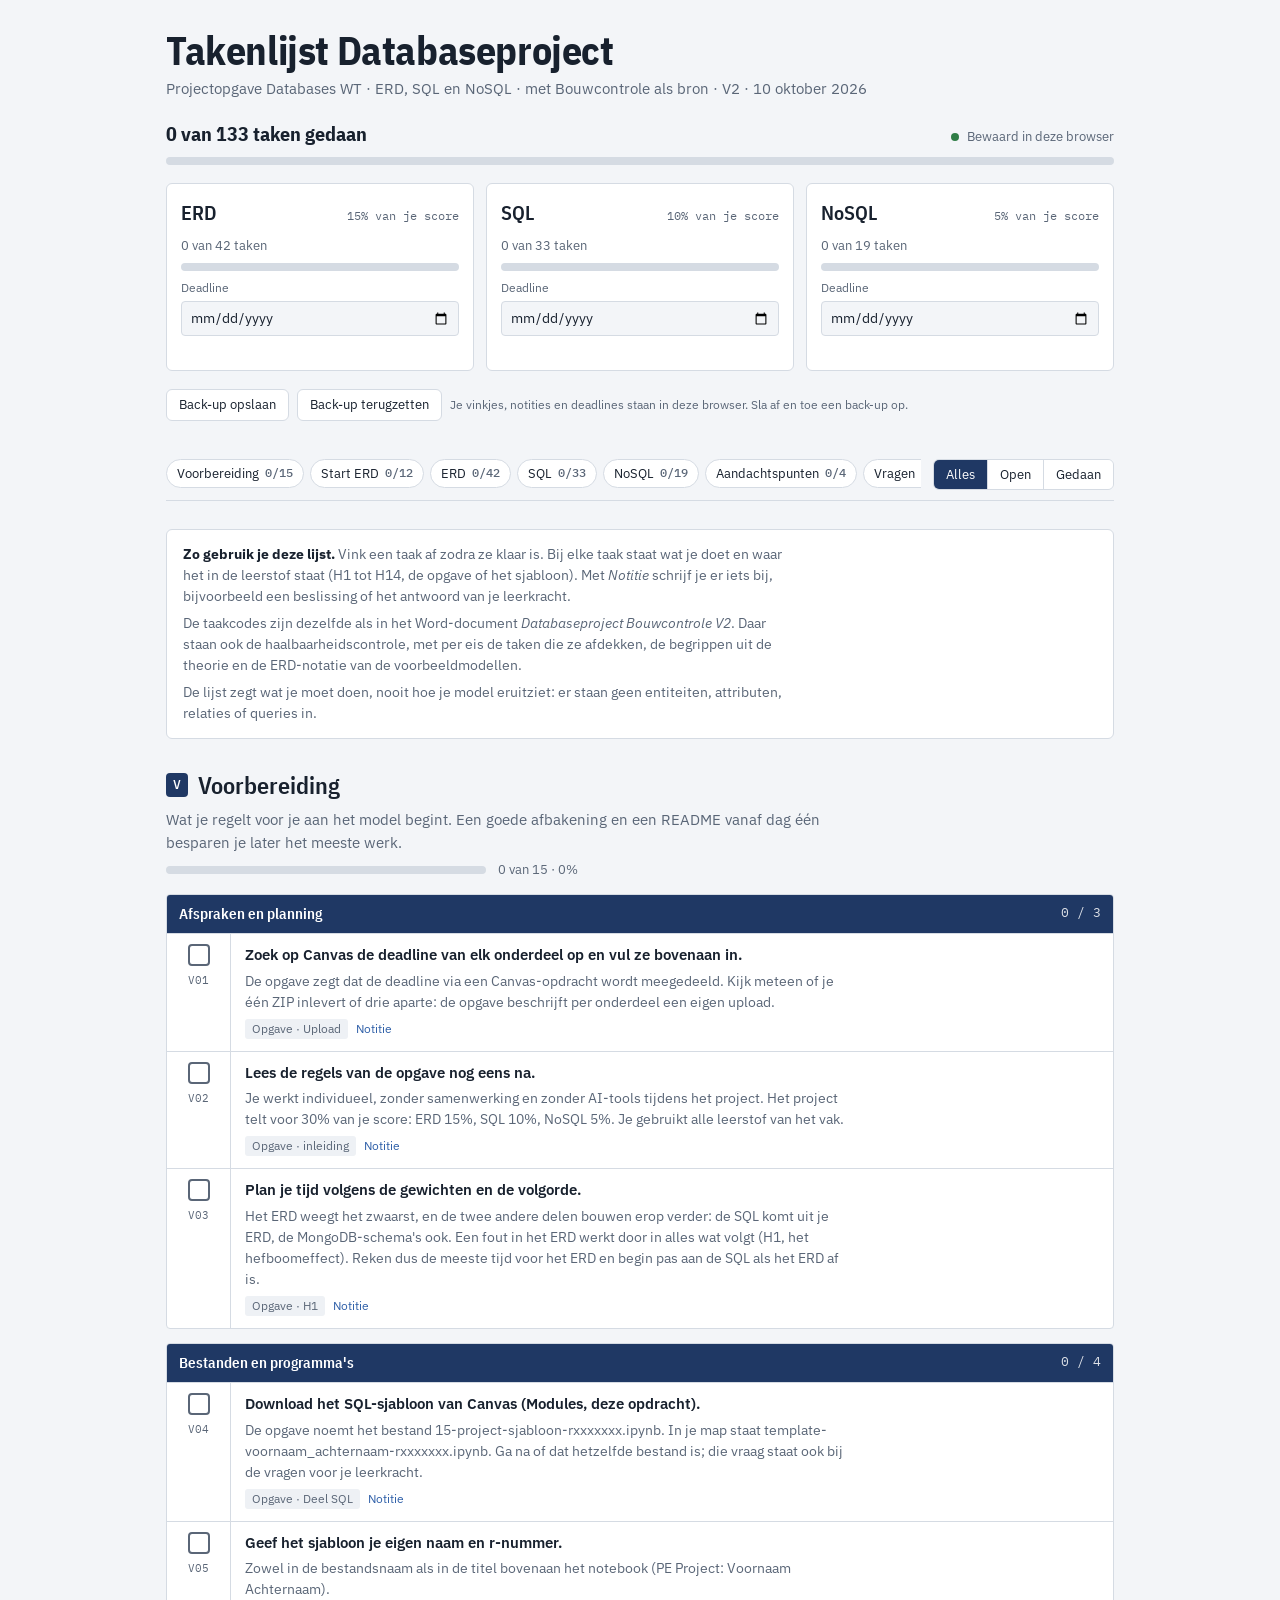
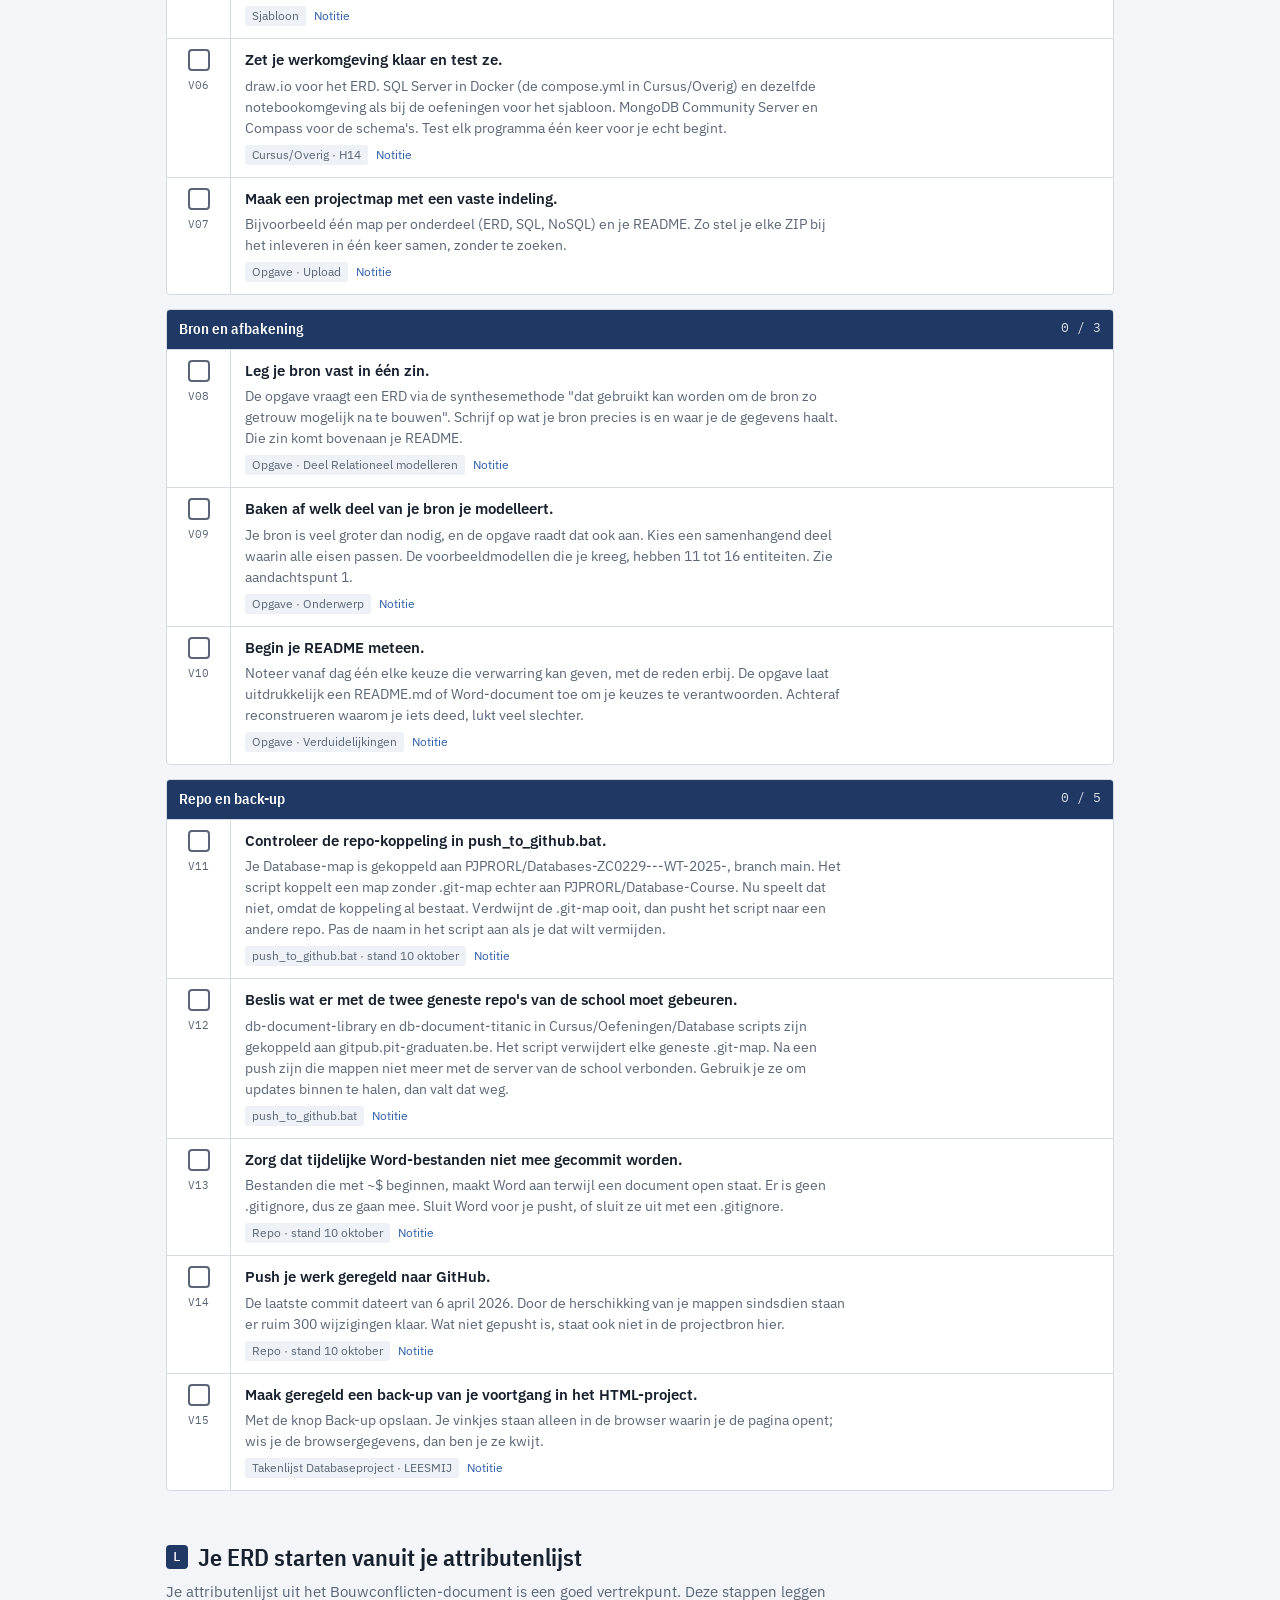
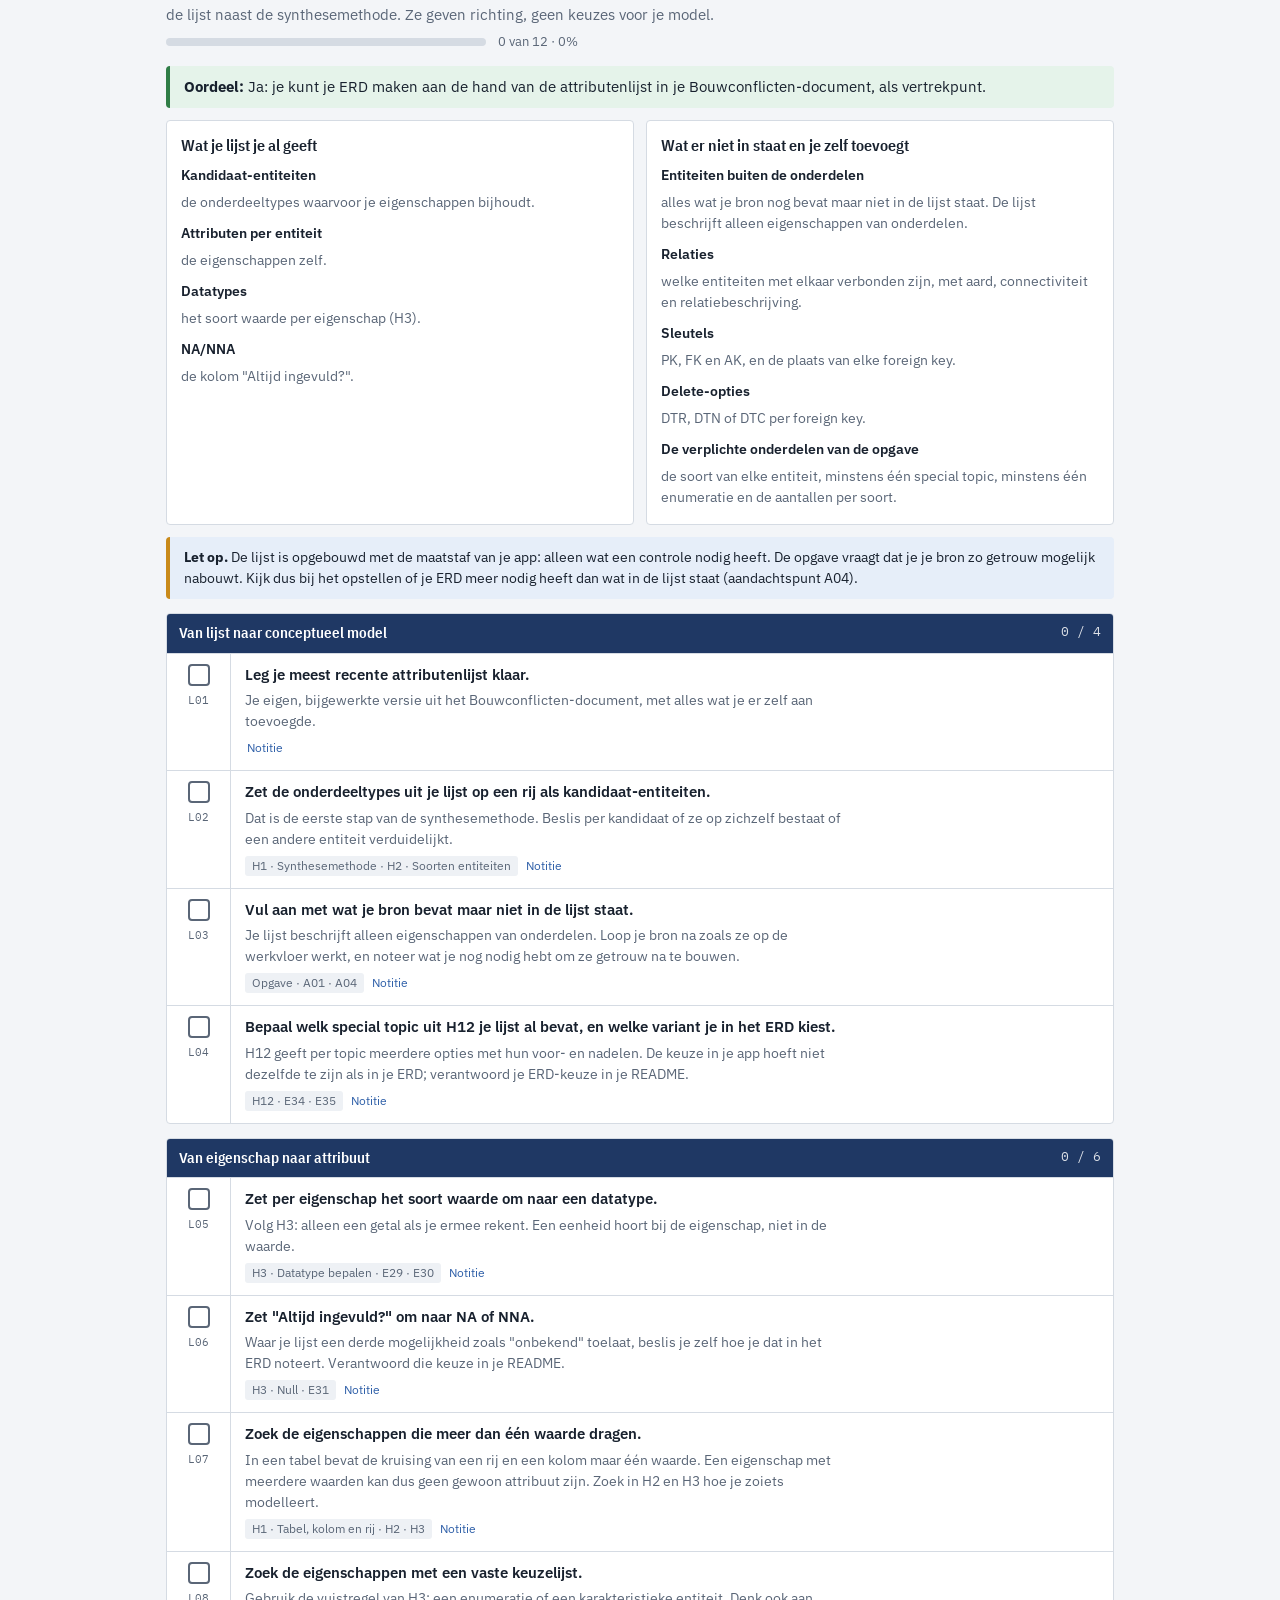
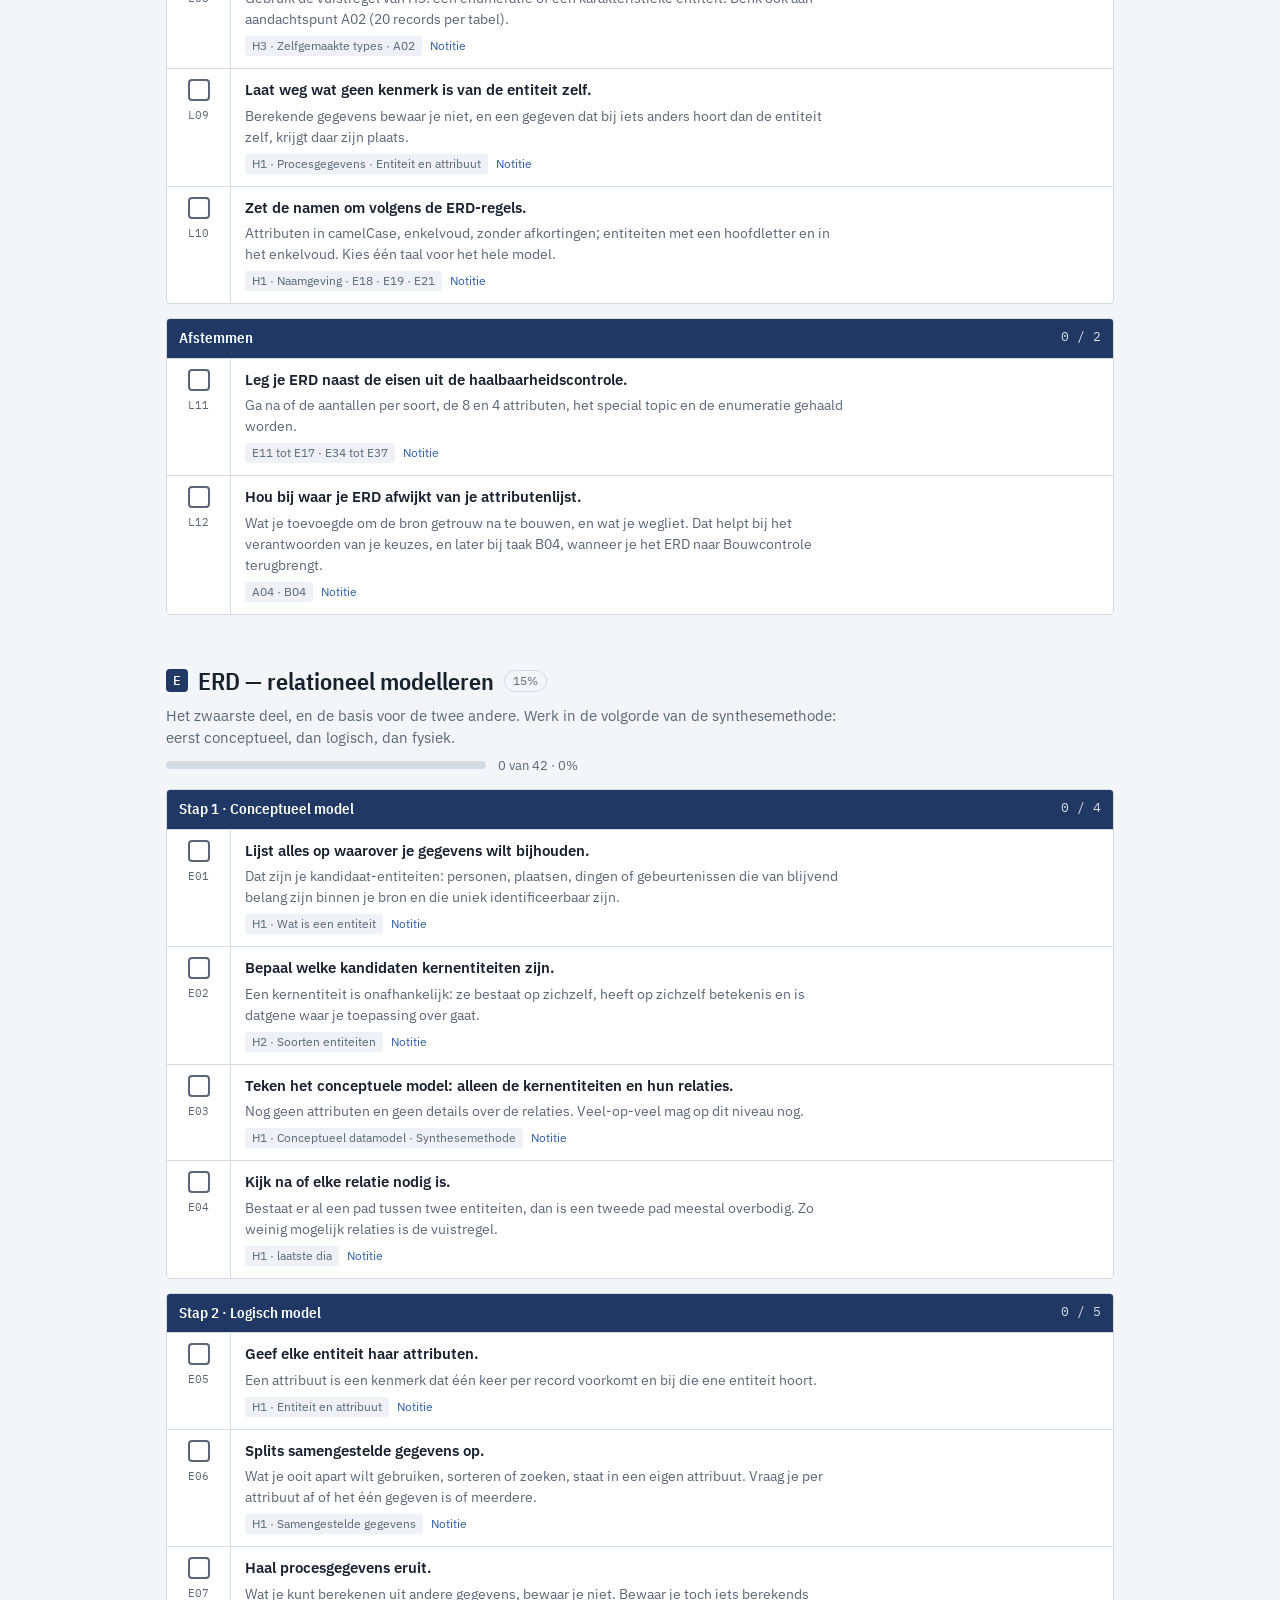
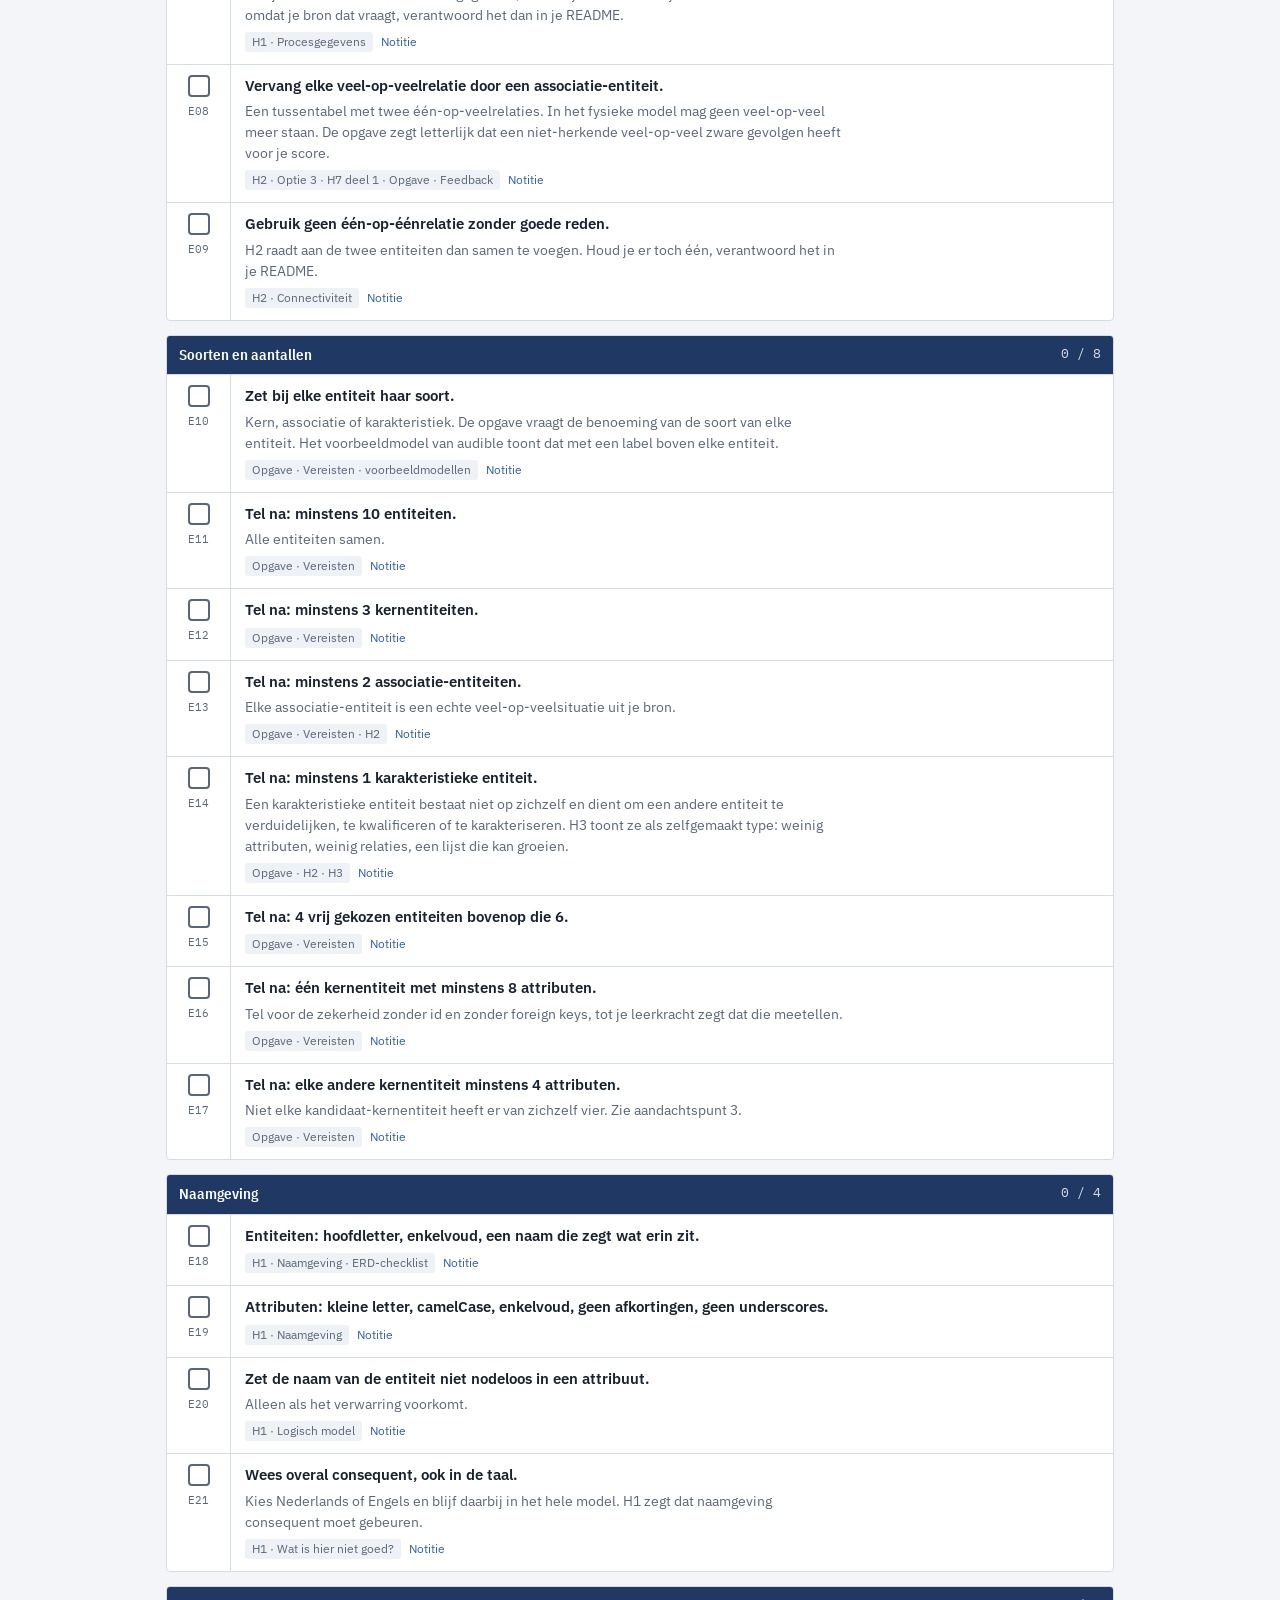
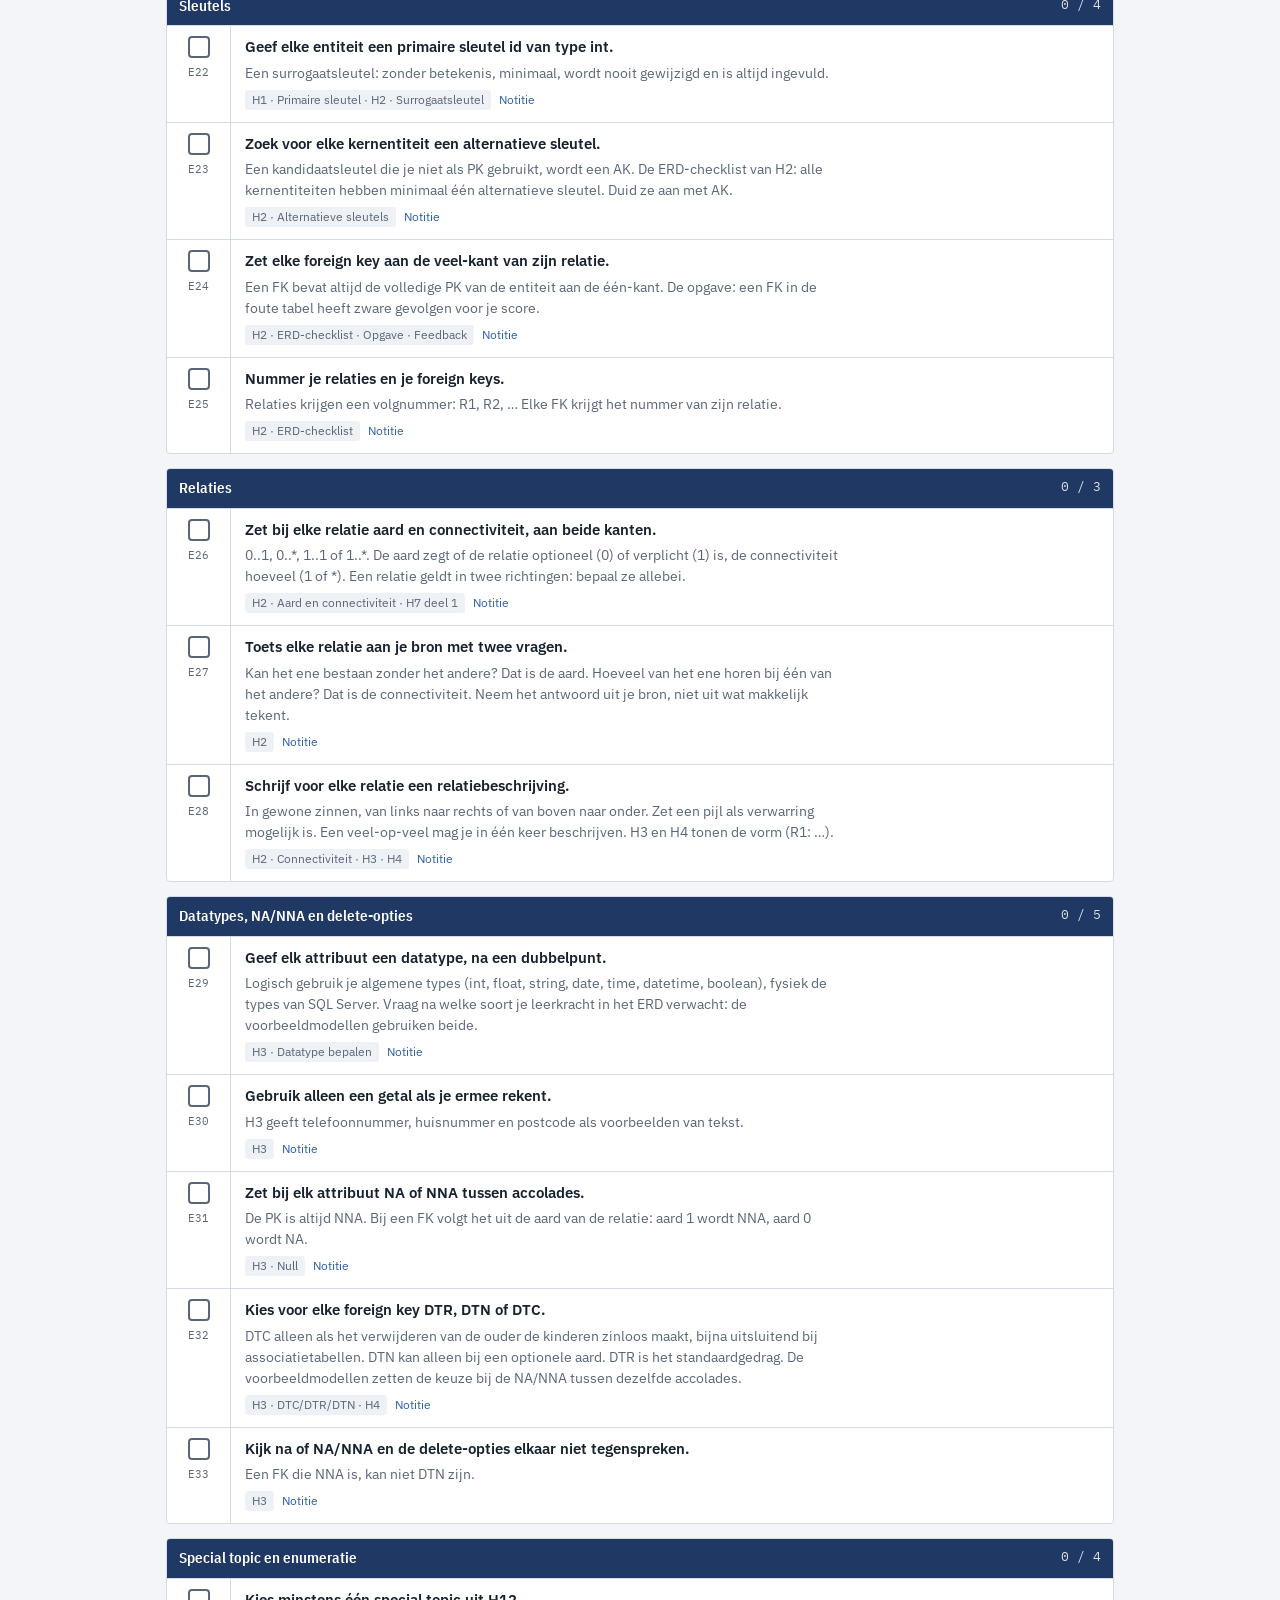
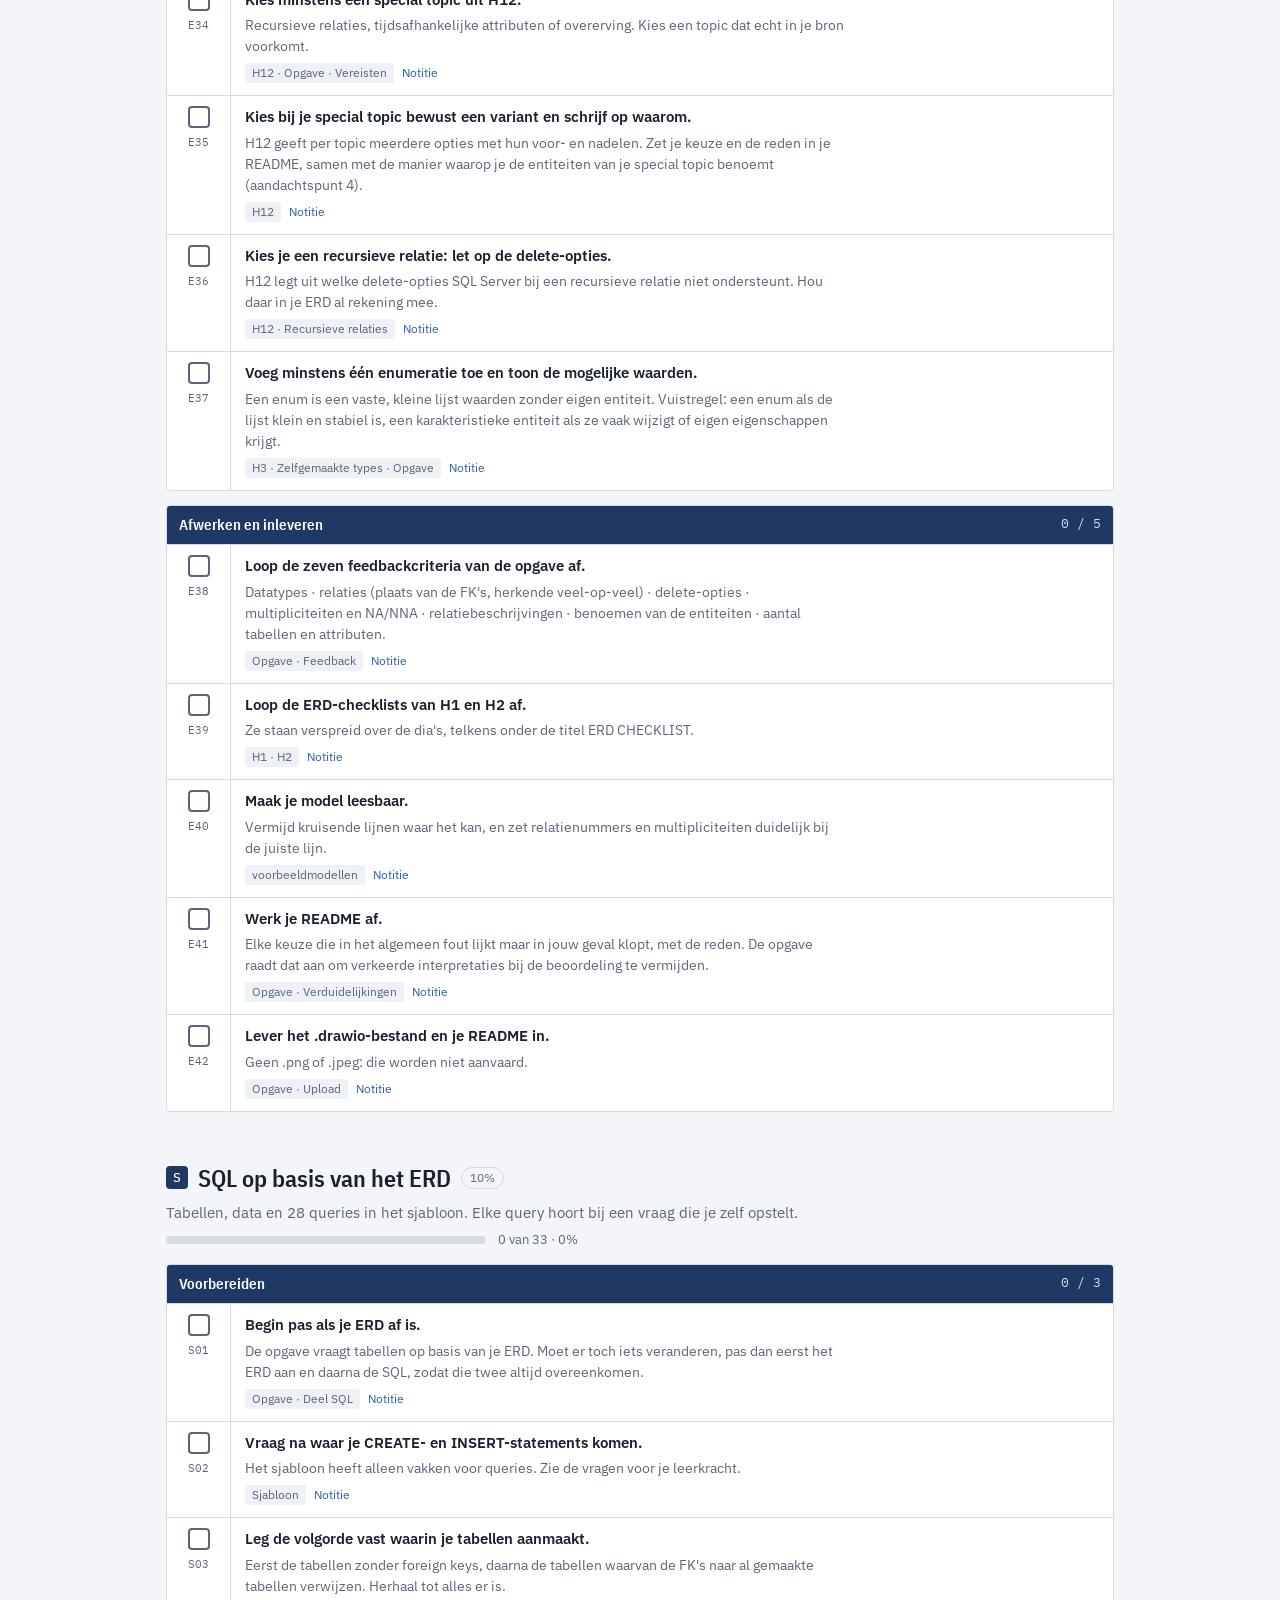
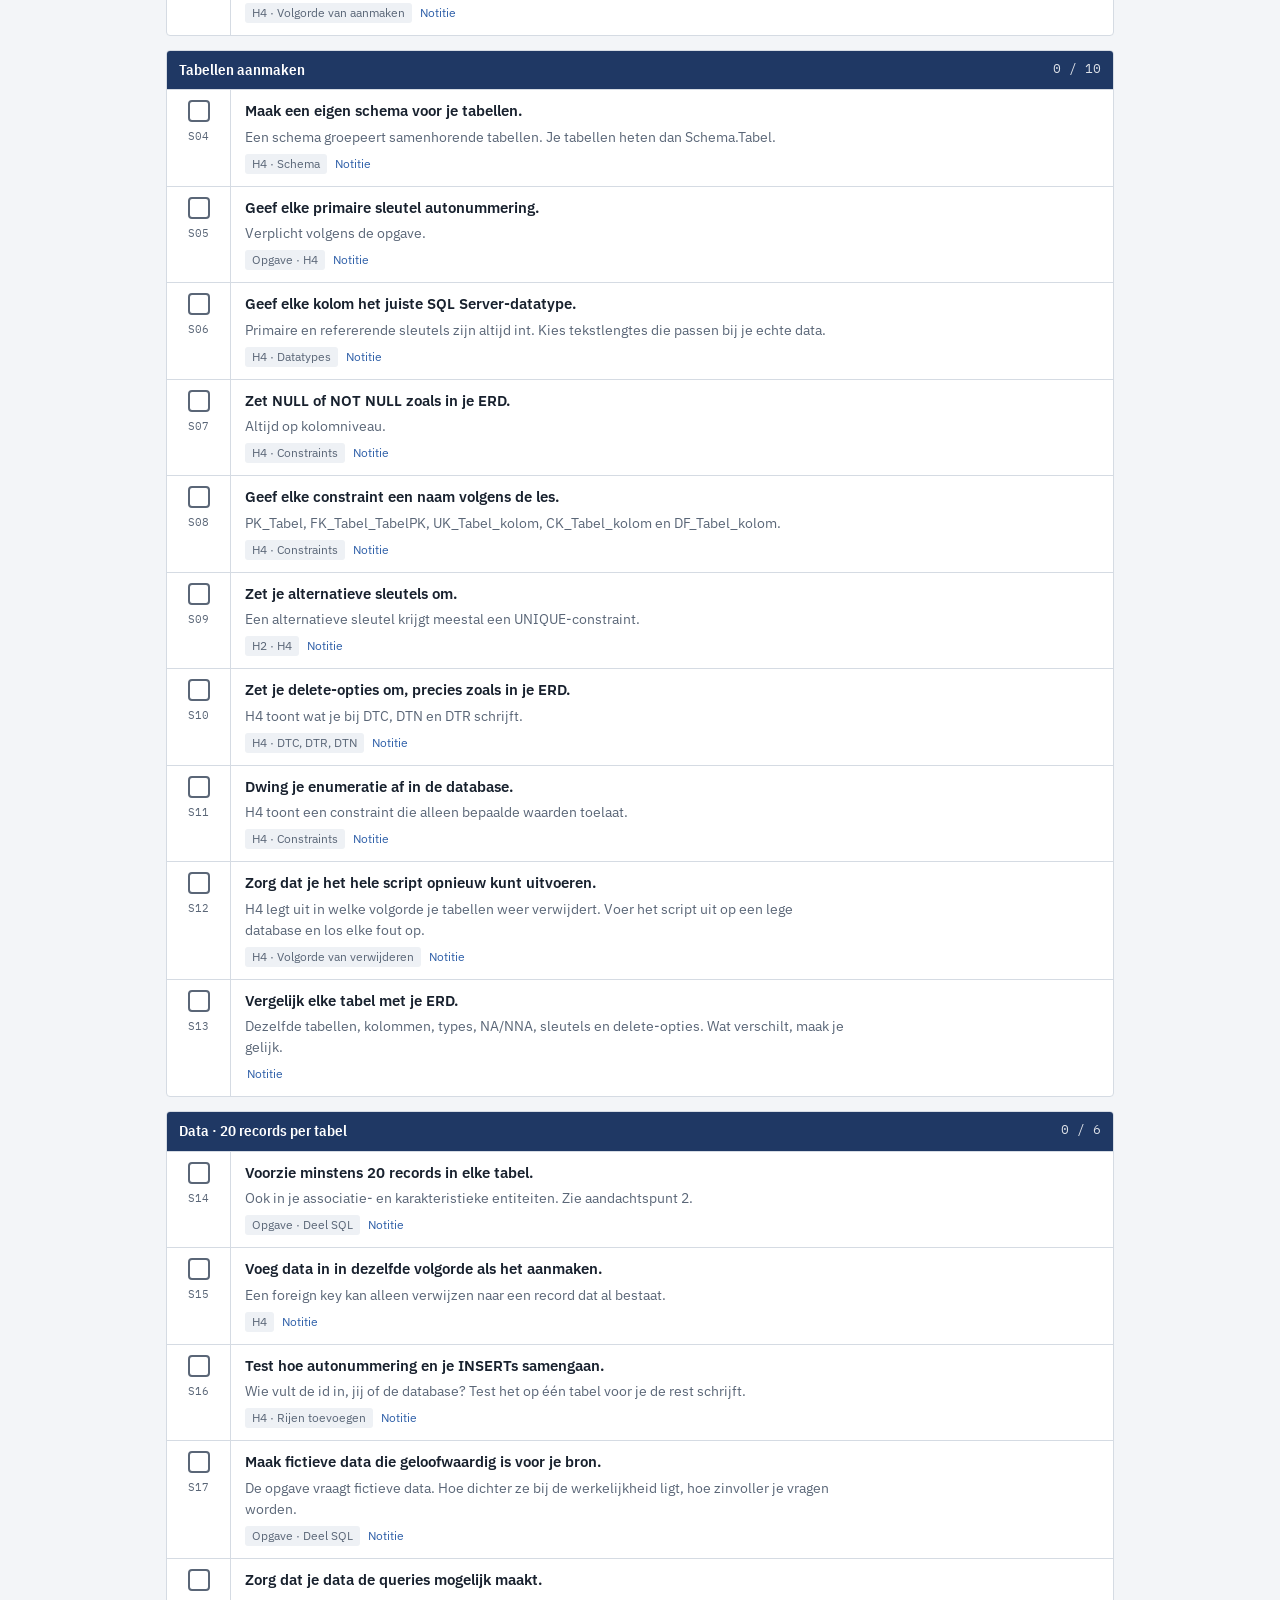
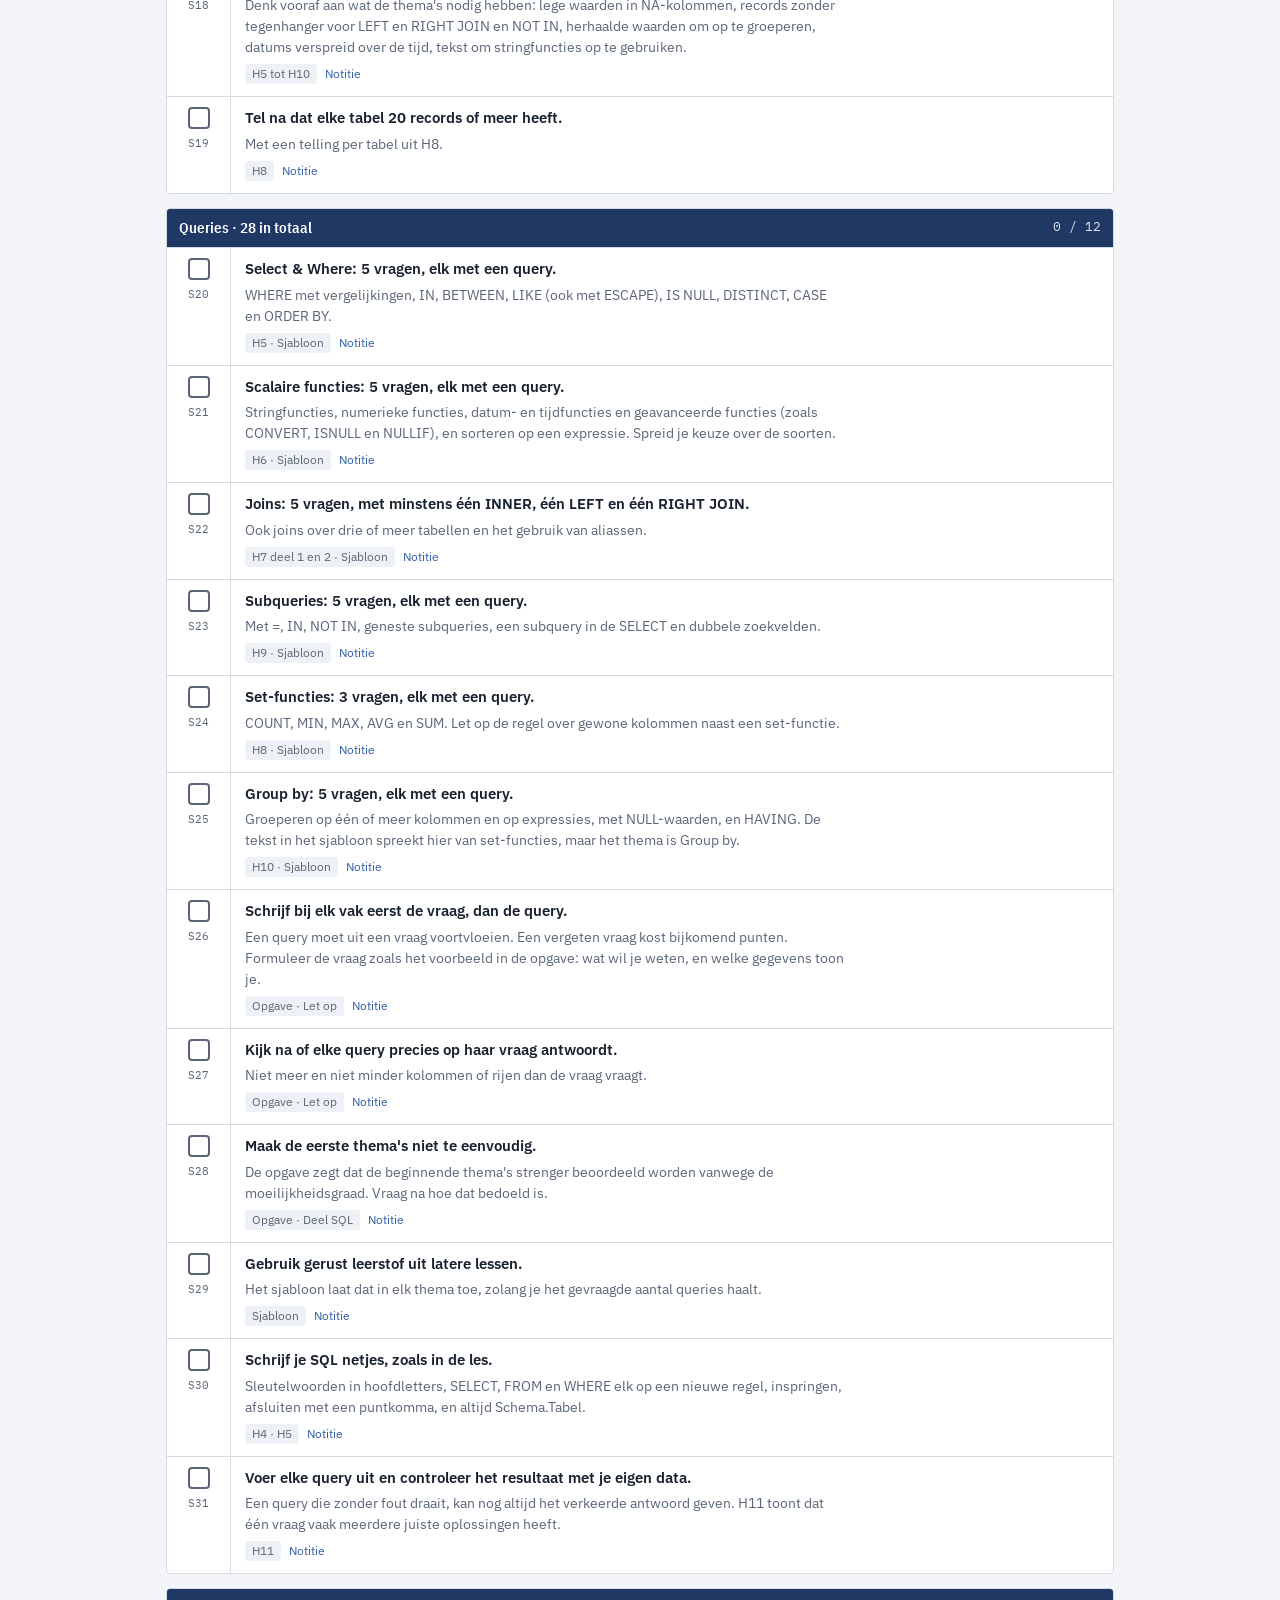
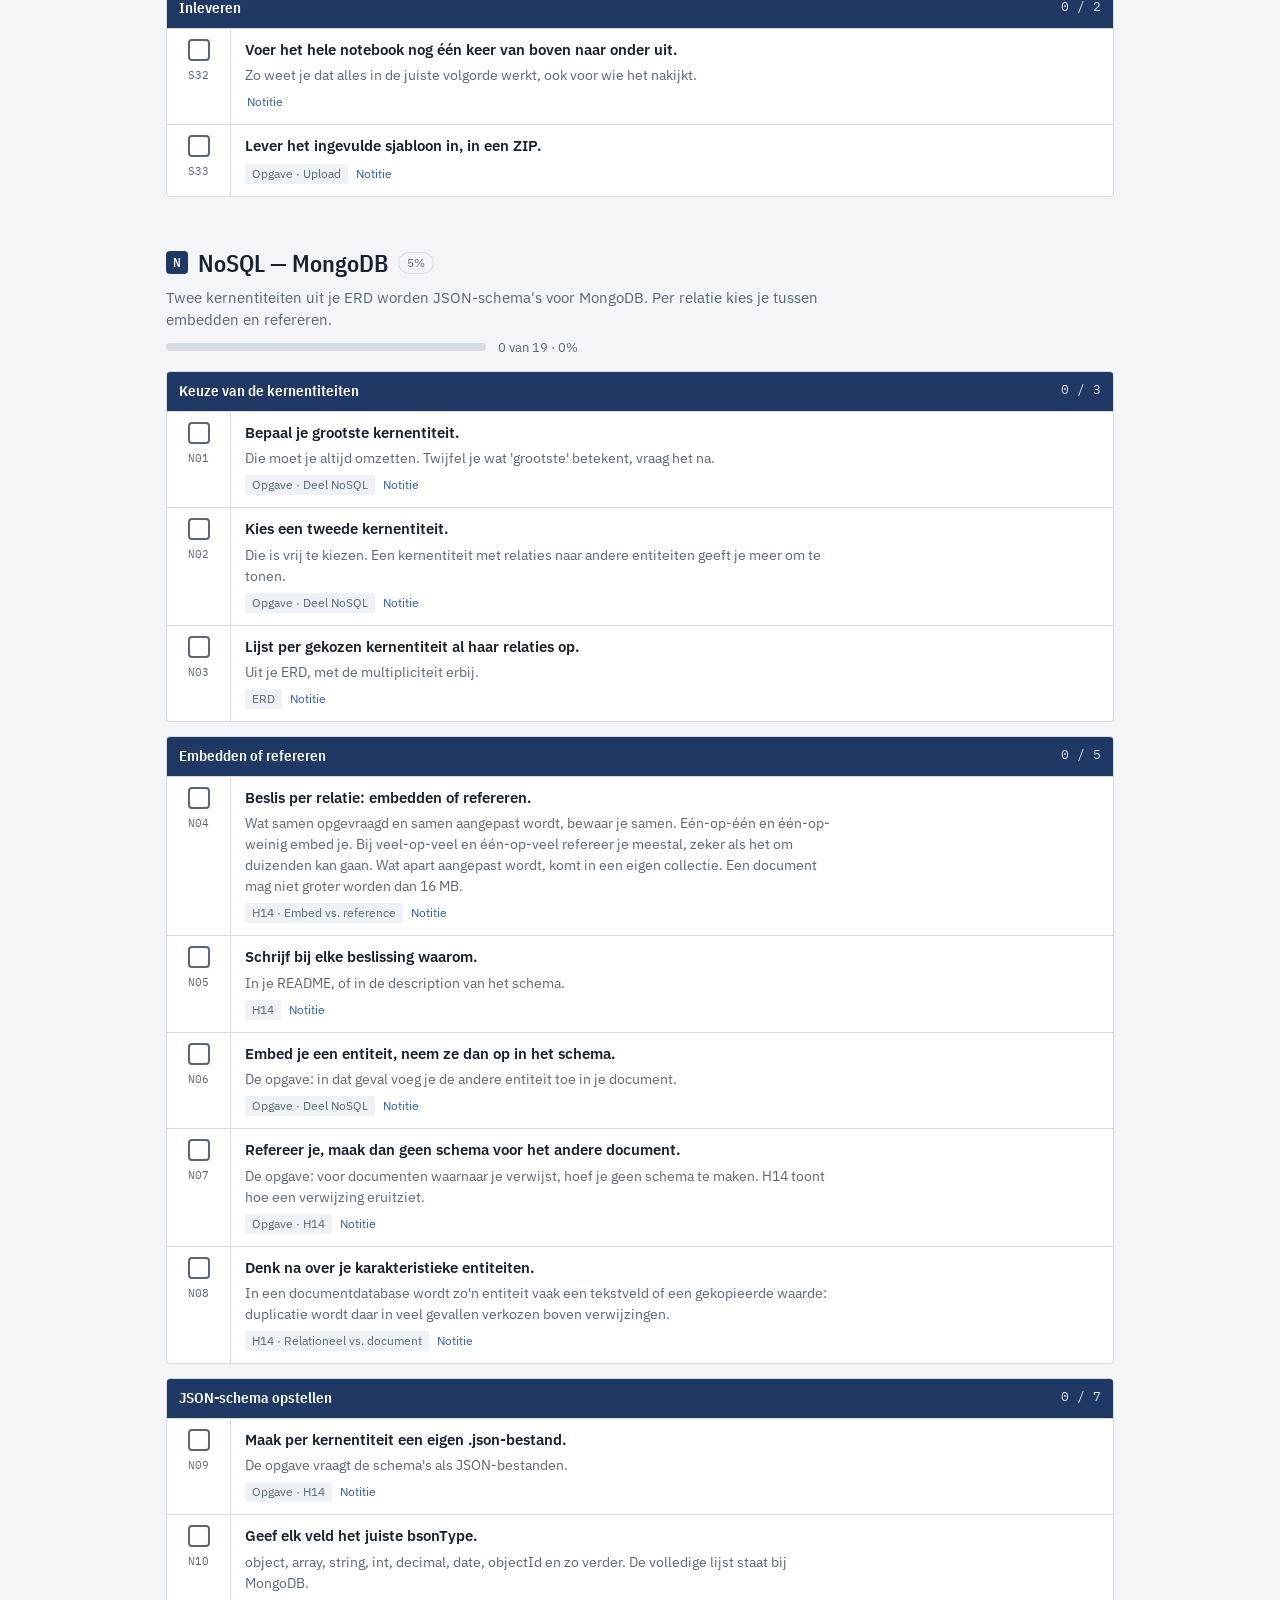
<file: Takenlijst Databaseproject/index.html>
<!doctype html>
<html lang="nl">
<head>
<meta charset="utf-8">
<meta name="viewport" content="width=device-width, initial-scale=1">
<title>Takenlijst Databaseproject</title>
<link rel="preconnect" href="https://fonts.googleapis.com">
<link rel="preconnect" href="https://fonts.gstatic.com" crossorigin>
<link rel="stylesheet" href="https://fonts.googleapis.com/css2?family=IBM+Plex+Mono:wght@400;500&family=IBM+Plex+Sans+Condensed:wght@500;600;700&family=IBM+Plex+Sans:ital,wght@0,400;0,500;0,600;1,400&display=swap">
<link rel="stylesheet" href="css/stijl.css">
<style>body { margin: 0; } [hidden] { display: none !important; }</style>
</head>
<body>
<div class="wrap">
  <header>
    <div>
      <h1>Takenlijst Databaseproject</h1>
      <p class="sub" id="ondertitel"></p>
    </div>
    <div class="totaal">
      <div class="totaal-regel">
        <strong><span id="tot-klaar" class="num">0</span> van <span id="tot-alle" class="num">0</span> taken gedaan</strong>
        <span class="opslag" id="opslag" data-mode="ok"><i></i><span id="opslag-tekst">Bewaard in deze browser</span></span>
      </div>
      <div class="balk" aria-hidden="true"><span id="tot-balk"></span></div>
    </div>
    <div class="delen" id="delen"></div>
    <div class="backup">
      <button type="button" class="knop" id="export">Back-up opslaan</button>
      <button type="button" class="knop" id="import">Back-up terugzetten</button>
      <input type="file" id="import-bestand" accept="application/json,.json" hidden>
      <span class="backup-info" id="backup-info">Je vinkjes, notities en deadlines staan in deze browser. Sla af en toe een back-up op.</span>
    </div>
  </header>

  <nav aria-label="Onderdelen">
    <div class="chips" id="chips"></div>
    <div class="filter" role="group" aria-label="Toon">
      <button type="button" data-f="alles" aria-pressed="true">Alles</button>
      <button type="button" data-f="open" aria-pressed="false">Open</button>
      <button type="button" data-f="klaar" aria-pressed="false">Gedaan</button>
    </div>
  </nav>

  <div class="uitleg">
    <p><strong>Zo gebruik je deze lijst.</strong> Vink een taak af zodra ze klaar is. Bij elke taak staat wat je doet en waar het in de leerstof staat (H1 tot H14, de opgave of het sjabloon). Met <em>Notitie</em> schrijf je er iets bij, bijvoorbeeld een beslissing of het antwoord van je leerkracht.</p>
    <p>De taakcodes zijn dezelfde als in het Word-document <em>Databaseproject Bouwcontrole V2</em>. Daar staan ook de haalbaarheidscontrole, met per eis de taken die ze afdekken, de begrippen uit de theorie en de ERD-notatie van de voorbeeldmodellen.</p>
    <p>De lijst zegt wat je moet doen, nooit hoe je model eruitziet: er staan geen entiteiten, attributen, relaties of queries in.</p>
  </div>

  <main id="secties"></main>

  <footer id="voet"></footer>
</div>
<script src="js/taken.js"></script>
<script src="js/app.js"></script>
</body>
</html>
</file>
<file: Takenlijst Databaseproject/css/stijl.css>
/* Layout: elke groep is getekend als een entiteit uit een ERD — kopbalk met naam en telling, links een smalle sleutelkolom met code en vinkje, rechts de taak. */
:root {
  --bg: #f3f5f8;
  --surface: #ffffff;
  --ink: #18212e;
  --muted: #5a6677;
  --line: #d5dbe3;
  --head: #1f3864;
  --head-ink: #ffffff;
  --accent: #2e5fa8;
  --accent-soft: #e6eef9;
  --done: #2f7d46;
  --done-soft: #e5f3ea;
  --chip: #eef1f5;
  --focus: #2e5fa8;
  --f-display: "IBM Plex Sans Condensed", "Arial Narrow", Arial, sans-serif;
  --f-body: "IBM Plex Sans", "Segoe UI", Arial, sans-serif;
  --f-mono: "IBM Plex Mono", Consolas, "Courier New", monospace;
}
@media (prefers-color-scheme: dark) {
  :root:not([data-theme="light"]) {
    --bg: #11161e; --surface: #18202b; --ink: #e5eaf1; --muted: #9aa6b6; --line: #2c3746;
    --head: #24406e; --head-ink: #f1f5fb; --accent: #7fa8e6; --accent-soft: #1d2b40;
    --done: #6cc28a; --done-soft: #17301f; --chip: #222c39; --focus: #9cbcf0; color-scheme: dark;
  }
}
:root[data-theme="dark"] {
  --bg: #11161e; --surface: #18202b; --ink: #e5eaf1; --muted: #9aa6b6; --line: #2c3746;
  --head: #24406e; --head-ink: #f1f5fb; --accent: #7fa8e6; --accent-soft: #1d2b40;
  --done: #6cc28a; --done-soft: #17301f; --chip: #222c39; --focus: #9cbcf0; color-scheme: dark;
}
* { box-sizing: border-box; }
body { background: var(--bg); color: var(--ink); font-family: var(--f-body); font-size: 15px; line-height: 1.5; }
.wrap { max-width: 980px; margin: 0 auto; padding-inline: 16px; padding-block: 28px 64px; display: grid; grid-template-columns: minmax(0, 1fr); gap: 28px; }
h1, h2, h3 { font-family: var(--f-display); text-wrap: balance; margin: 0; }
h1 { font-size: clamp(28px, 5vw, 40px); font-weight: 700; letter-spacing: -0.01em; line-height: 1.1; }
h2 { font-size: 24px; font-weight: 600; }
.mono { font-family: var(--f-mono); }
.sub { color: var(--muted); margin: 6px 0 0; }
.num { font-variant-numeric: tabular-nums; }

/* kop */
header { display: grid; gap: 18px; }
.totaal { display: grid; gap: 8px; }
.totaal-regel { display: flex; justify-content: space-between; align-items: baseline; gap: 12px; flex-wrap: wrap; }
.totaal-regel strong { font-family: var(--f-display); font-size: 20px; }
.balk { height: 8px; background: var(--line); border-radius: 4px; overflow: hidden; }
.balk > span { display: block; height: 100%; width: 0; background: var(--done); transition: width .3s ease; }
.opslag { font-size: 13px; color: var(--muted); display: flex; align-items: center; gap: 8px; }
.opslag i { width: 8px; height: 8px; border-radius: 50%; background: var(--muted); display: inline-block; flex: none; }
.opslag[data-mode="ok"] i { background: var(--done); }
.opslag[data-mode="fout"] i { background: #c98a1a; }

.delen { display: grid; grid-template-columns: repeat(3, minmax(0, 1fr)); gap: 12px; }
.deel { background: var(--surface); border: 1px solid var(--line); border-radius: 6px; padding: 14px; display: grid; gap: 8px; min-width: 0; }
.deel-top { display: flex; justify-content: space-between; align-items: baseline; gap: 8px; }
.deel-top a { font-family: var(--f-display); font-size: 20px; font-weight: 600; color: var(--ink); text-decoration: none; }
.deel-top a:hover { color: var(--accent); }
.gewicht { font-family: var(--f-mono); font-size: 12px; color: var(--muted); }
.deel .telling { font-size: 13px; color: var(--muted); }
.deel label { font-size: 12px; color: var(--muted); display: grid; gap: 4px; }
.deel input[type=date] { font: inherit; font-size: 14px; color: var(--ink); background: var(--bg); border: 1px solid var(--line); border-radius: 4px; padding: 5px 8px; width: 100%; min-width: 0; }
.deel .over { font-size: 12px; font-weight: 600; color: var(--accent); min-height: 1em; }

/* navigatie */
nav { position: sticky; top: env(safe-area-inset-top, 0px); z-index: 5; background: var(--bg); padding-block: 10px; border-bottom: 1px solid var(--line); display: flex; gap: 12px; align-items: center; flex-wrap: wrap; }
.chips { display: flex; gap: 6px; overflow-x: auto; flex: 1 1 420px; min-width: 0; scrollbar-width: thin; padding-bottom: 2px; }
.chips a { flex: none; text-decoration: none; color: var(--ink); background: var(--surface); border: 1px solid var(--line); border-radius: 999px; padding: 4px 10px; font-size: 13px; display: inline-flex; gap: 6px; align-items: center; }
.chips a b { font-family: var(--f-mono); font-weight: 500; font-size: 12px; color: var(--muted); }
.chips a.vol { border-color: var(--done); }
.chips a.vol b { color: var(--done); }
.filter { display: inline-flex; border: 1px solid var(--line); border-radius: 6px; overflow: hidden; flex: none; }
.filter button { font: inherit; font-size: 13px; background: var(--surface); color: var(--ink); border: 0; padding: 5px 12px; cursor: pointer; }
.filter button + button { border-left: 1px solid var(--line); }
.filter button[aria-pressed="true"] { background: var(--head); color: var(--head-ink); }

/* uitleg */
.uitleg { background: var(--surface); border: 1px solid var(--line); border-radius: 6px; padding: 14px 16px; font-size: 14px; color: var(--muted); display: grid; gap: 6px; }
.uitleg strong { color: var(--ink); }
.uitleg p { margin: 0; max-width: 75ch; }

/* sectie */
#secties { display: grid; gap: 48px; }
section { display: grid; gap: 14px; scroll-margin-top: 110px; }
.sectie-kop { display: grid; gap: 6px; }
.sectie-titel { display: flex; gap: 10px; align-items: center; flex-wrap: wrap; }
.code { font-family: var(--f-mono); font-size: 13px; font-weight: 500; background: var(--head); color: var(--head-ink); border-radius: 4px; padding: 2px 7px; }
.label { font-size: 12px; border: 1px solid var(--line); border-radius: 999px; padding: 1px 8px; color: var(--muted); }
.sectie-kop p { margin: 0; color: var(--muted); max-width: 75ch; }
.sectie-stand { display: flex; gap: 12px; align-items: center; }
.sectie-stand .balk { flex: 1; max-width: 320px; }
.sectie-stand span { font-size: 13px; color: var(--muted); }

/* entiteitsbox */
.box { background: var(--surface); border: 1px solid var(--line); border-radius: 4px; overflow: hidden; }
.box-kop { background: var(--head); color: var(--head-ink); display: flex; justify-content: space-between; gap: 12px; padding: 8px 12px; font-family: var(--f-display); font-weight: 600; font-size: 15px; }
.box-kop .num { font-family: var(--f-mono); font-weight: 400; font-size: 13px; opacity: .85; }
.rij { display: grid; grid-template-columns: 64px minmax(0, 1fr); border-top: 1px solid var(--line); }
.sleutel { border-right: 1px solid var(--line); padding: 10px 8px; display: grid; justify-items: center; align-content: start; gap: 6px; }
.sleutel .mono { font-size: 11px; color: var(--muted); }
.vink { appearance: none; -webkit-appearance: none; width: 22px; height: 22px; border: 2px solid var(--muted); border-radius: 4px; background: var(--surface); cursor: pointer; display: grid; place-content: center; margin: 0; }
.vink::after { content: ""; width: 11px; height: 6px; border-left: 2.5px solid var(--head-ink); border-bottom: 2.5px solid var(--head-ink); transform: rotate(-45deg) translate(1px, -1px); opacity: 0; }
.vink:checked { background: var(--done); border-color: var(--done); }
.vink:checked::after { opacity: 1; }
.vink:disabled { cursor: default; opacity: .55; }
.vink:focus-visible, button:focus-visible, a:focus-visible, textarea:focus-visible, input:focus-visible { outline: 2px solid var(--focus); outline-offset: 2px; }
.inhoud { padding: 10px 14px 12px; display: grid; gap: 4px; min-width: 0; }
.taak { font-weight: 600; cursor: pointer; }
.u { color: var(--muted); font-size: 14px; margin: 0; max-width: 75ch; }
.meta { display: flex; gap: 6px; flex-wrap: wrap; align-items: center; margin-top: 2px; }
.bron { font-size: 12px; background: var(--chip); color: var(--muted); border-radius: 3px; padding: 1px 7px; }
.notitie-knop { font: inherit; font-size: 12px; background: none; border: 0; color: var(--accent); cursor: pointer; padding: 1px 2px; }
.notitie { display: grid; gap: 4px; margin-top: 6px; }
.notitie label { font-size: 12px; color: var(--muted); }
.notitie textarea { font: inherit; font-size: 14px; color: var(--ink); background: var(--bg); border: 1px solid var(--line); border-radius: 4px; padding: 6px 8px; min-height: 58px; resize: vertical; width: 100%; }
.heeft-notitie { font-size: 12px; color: var(--accent); }
.rij.klaar { background: var(--done-soft); }
.rij.klaar .taak { color: var(--muted); text-decoration: line-through; text-decoration-color: var(--done); }
.verborgen-leeg { padding: 12px; color: var(--muted); font-size: 14px; }
footer { color: var(--muted); font-size: 13px; border-top: 1px solid var(--line); padding-top: 14px; }

@media (max-width: 720px) {
  .delen { grid-template-columns: 1fr; }
  .rij { grid-template-columns: 52px minmax(0, 1fr); }
}
@media (prefers-reduced-motion: reduce) { .balk > span { transition: none; } html { scroll-behavior: auto; } }
html { scroll-behavior: smooth; }

/* back-up */
.backup { display: flex; gap: 8px; flex-wrap: wrap; align-items: center; }
.knop { font: inherit; font-size: 13px; background: var(--surface); color: var(--ink); border: 1px solid var(--line); border-radius: 6px; padding: 5px 12px; cursor: pointer; }
.knop:hover { border-color: var(--accent); color: var(--accent); }
.backup-info { font-size: 12px; color: var(--muted); }

/* bevindingen bij de start van het ERD */
.bevindingen { display: grid; gap: 12px; }
.bv-oordeel { margin: 0; background: var(--done-soft); border-left: 4px solid var(--done); padding: 10px 14px; border-radius: 4px; }
.bv-letop { margin: 0; background: var(--accent-soft); border-left: 4px solid #c98a1a; padding: 10px 14px; border-radius: 4px; font-size: 14px; }
.bv-kolommen { display: grid; grid-template-columns: repeat(2, minmax(0, 1fr)); gap: 12px; }
.bv-blok { background: var(--surface); border: 1px solid var(--line); border-radius: 4px; padding: 12px 14px; min-width: 0; }
.bv-blok h3 { font-size: 16px; font-weight: 600; margin-bottom: 8px; }
.bv-lijst { margin: 0; display: grid; gap: 6px; }
.bv-lijst dt { font-weight: 600; font-size: 14px; }
.bv-lijst dd { margin: 0 0 4px; color: var(--muted); font-size: 14px; }
@media (max-width: 720px) { .bv-kolommen { grid-template-columns: 1fr; } }
</file>
